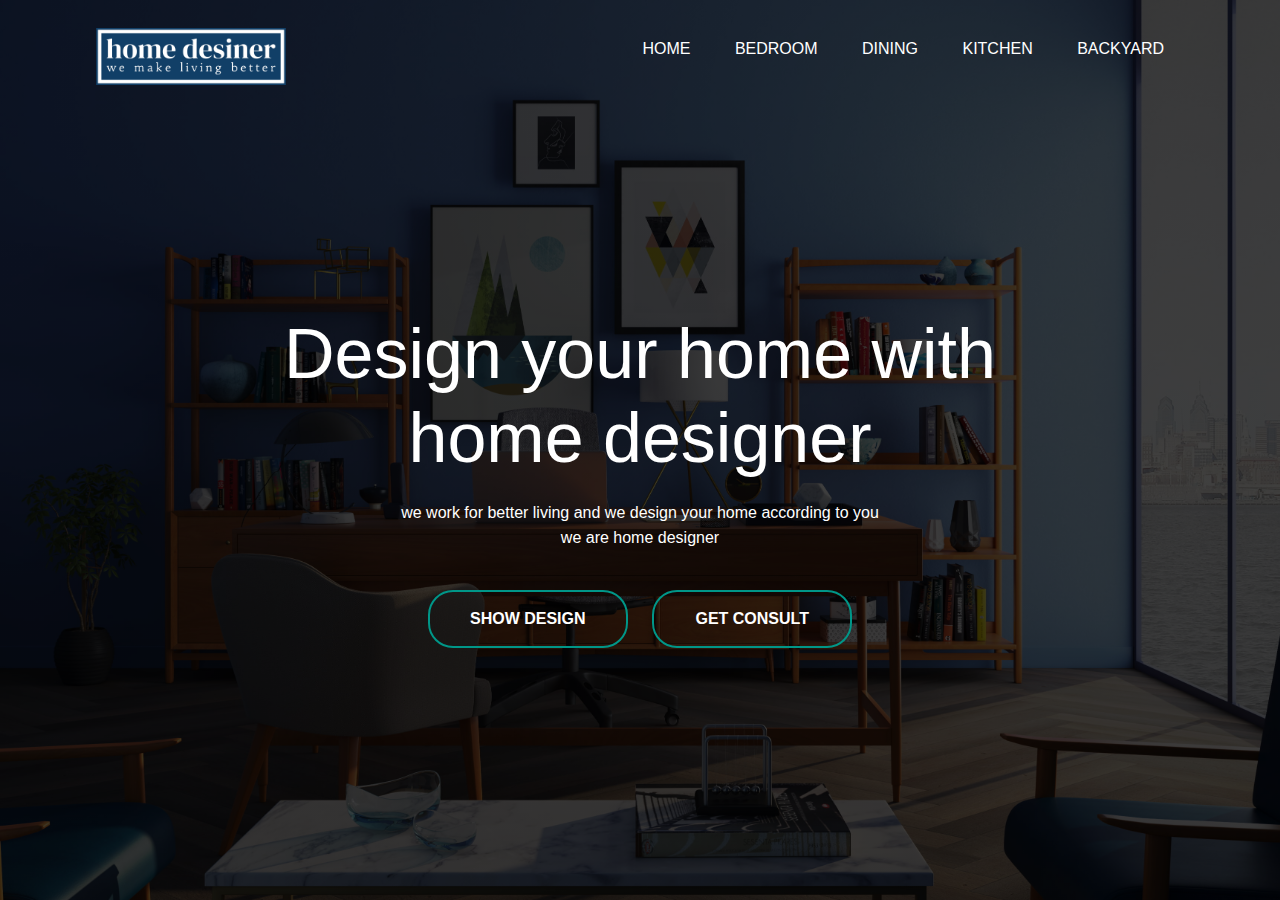
<file: task1-/index.html>
<!DOCTYPE html>
<html lang="en">
<head>
    <meta charset="UTF-8">
    <meta name="viewport" content="width=device-width, initial-scale=1.0">
    <link rel="stylesheet" href="style.css">
    <link rel="stylesheet" href="https://cdn.jsdelivr.net/npm/bootstrap@5.3.2/dist/css/bootstrap.min.css">
    <title>Landing page</title>

</head>
<body>
    <div class="banner">
        <div class="navbar">
            <img src="logo-no-background.png" alt="logo" class="logo">
            <ul>
                <li><a href="#">Home</a></li>
                <li><a href="#">Bedroom </a></li>
                <li><a href="#">Dining</a></li>
                <li><a href="#">Kitchen</a></li>
                <li><a href="#">Backyard</a></li>
            </ul>
        </div>

        <div class="content">
            <h1>Design your home with<br> home designer</h1>
            <p>we work for better living and we design your home
                according to you <br> we are home designer
            </p>
            <div>
                <button class="button"><span class="span"></span> SHOW DESIGN</button>
                <button class="button"><span class="span"></span>GET CONSULT</button>
            </div>
        </div>





    </div>


    
</body>
</html>
</file>
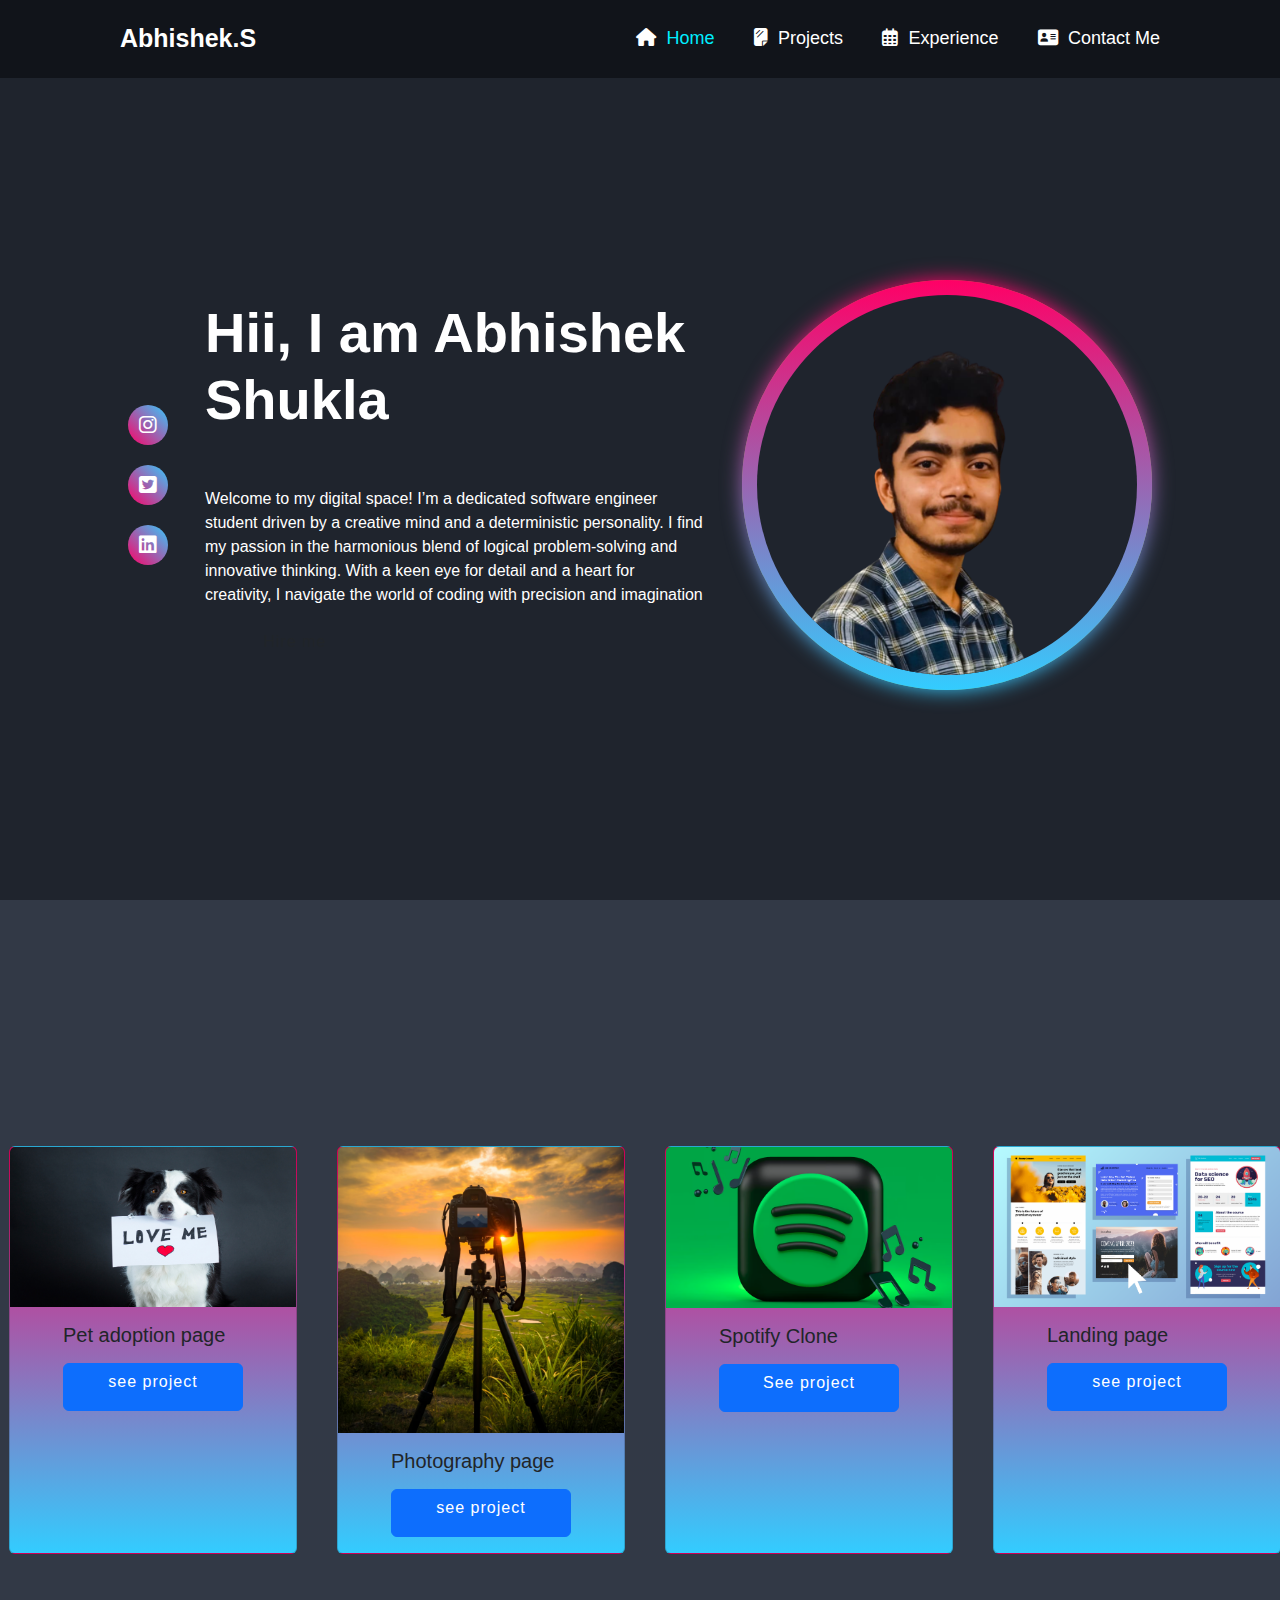
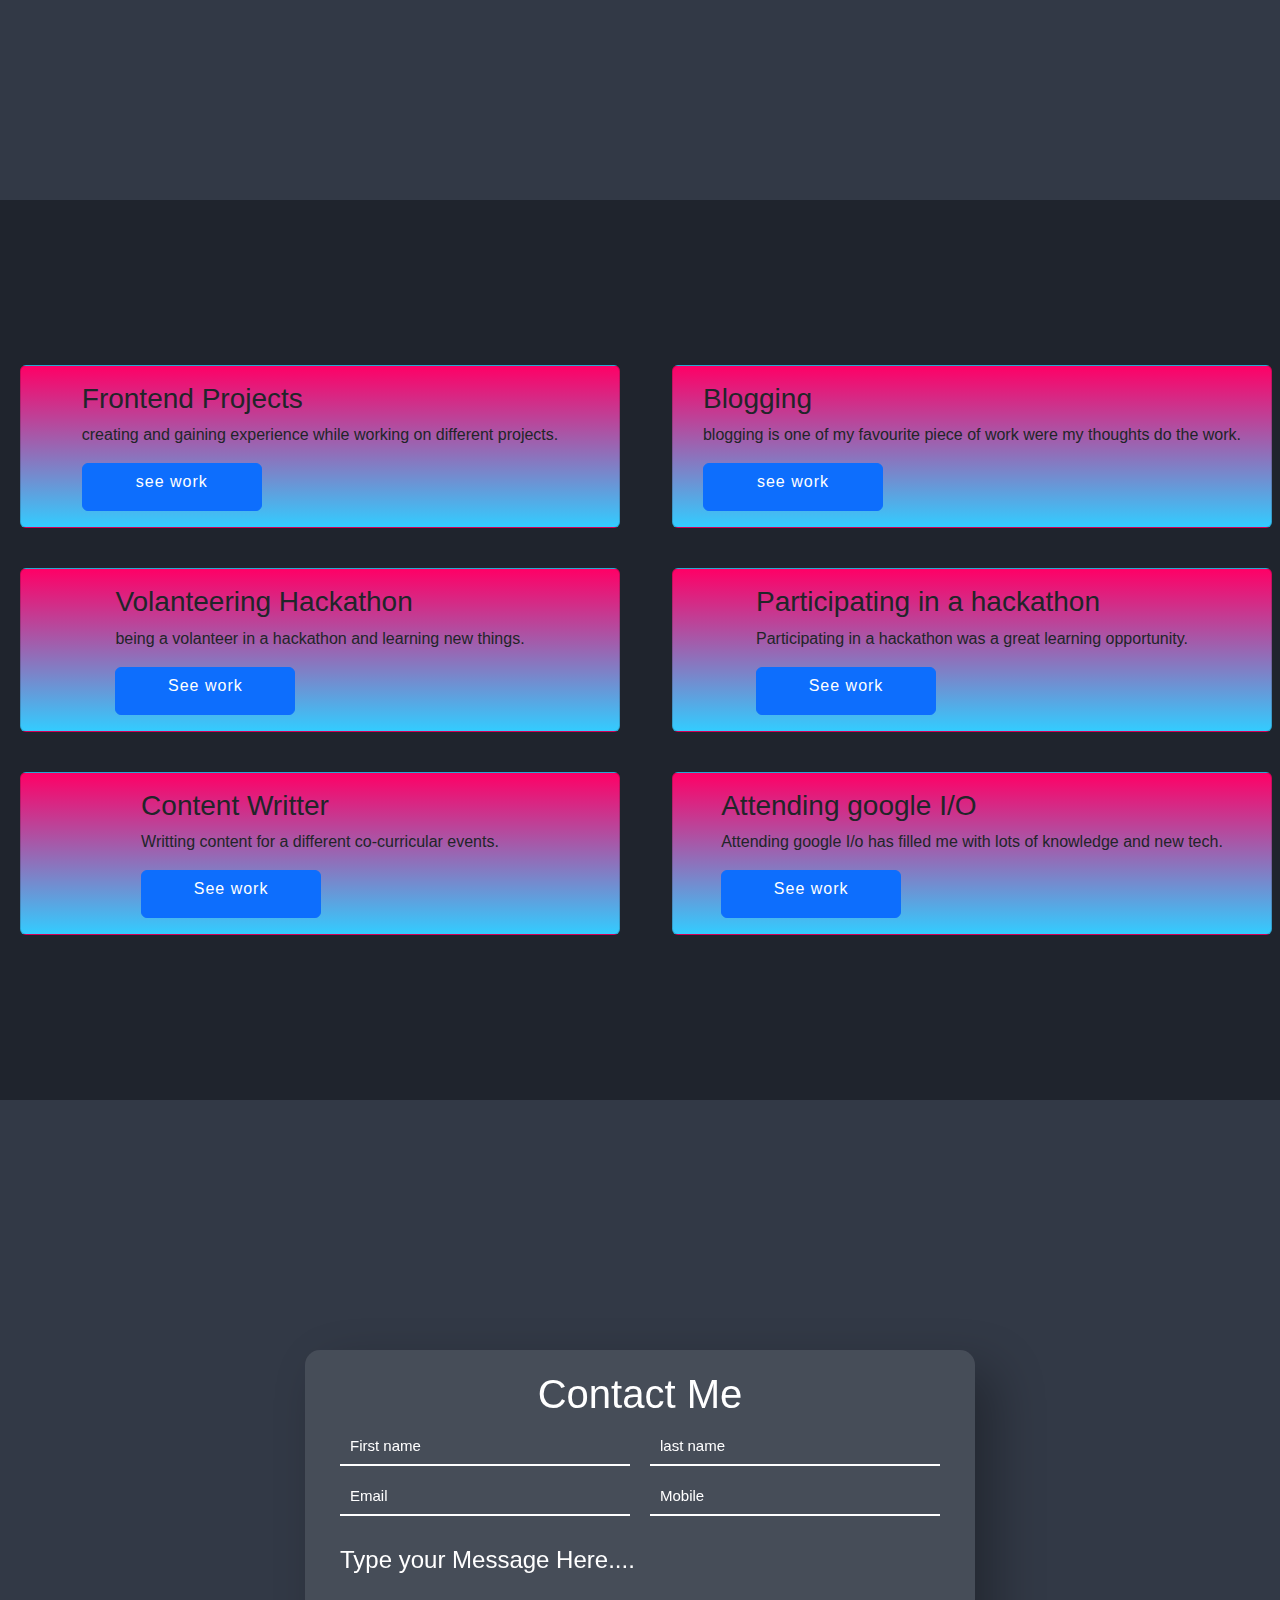
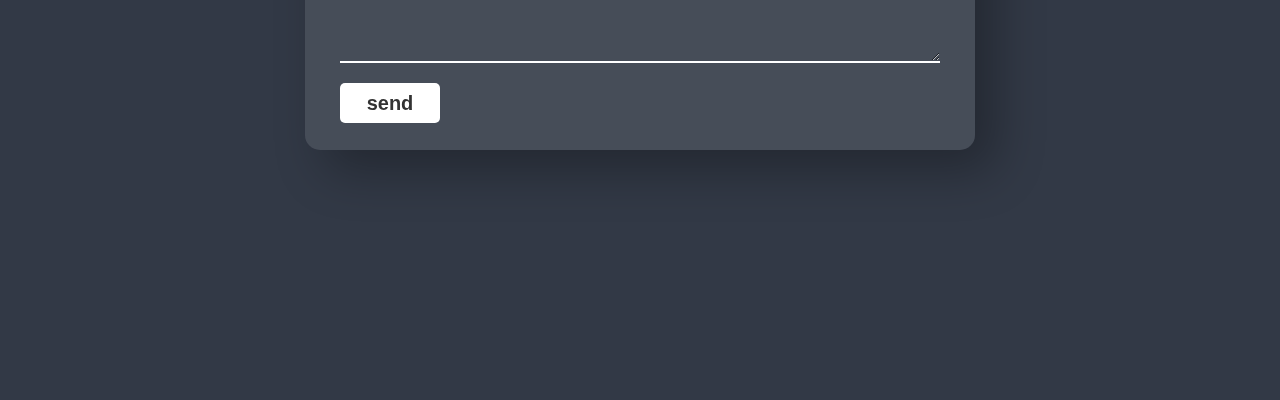
<file: task2-/index.html>
<!DOCTYPE html>
<html lang="en">
<head>
    <meta charset="UTF-8">
    <meta name="viewport" content="width=device-width, initial-scale=1.0">
    <title>portfolio</title>
    <link rel="stylesheet" href="style.css">
    <link rel="stylesheet" href="https://cdnjs.cloudflare.com/ajax/libs/font-awesome/6.4.2/css/all.min.css">
    <link rel="stylesheet" href="https://cdn.jsdelivr.net/npm/bootstrap@5.3.2/dist/css/bootstrap.min.css">
</head>
<body>
    <header>
      <a href="#" class="logo">Abhishek.S</a>

      <nav>
        <span sttyle="white-space : nowrap;"><i class="fa-solid fa-house"></i><a href="#home" class="active">Home</a></span>
        <span sttyle="white-space : nowrap;"><i class="fa-solid fa-sheet-plastic"></i><a href="#projects">Projects</a></span>
        <span sttyle="white-space : nowrap;"><i class="fa-regular fa-calendar-days"></i><a href="#experience">Experience</a></span>
        <span sttyle="white-space : nowrap;"><i class="fa-solid fa-address-card"></i><a href="#contactme">Contact Me</a></span>
      </nav>
    </header>

     <!-- HOME PAGE -->

    <section id="home" class="homee">
      <div class="home-sci">
        <a href="#"><i class="fa-brands fa-instagram"></i></a>
        <a href="#"><i class="fa-brands fa-square-twitter"></i></a>
        <a href="#"><i class="fa-brands fa-linkedin"></i></a>
        
      </div>
      <div class="home-content">
        <h1>Hii, I am Abhishek Shukla</h1>
        <h3>Frontend Developer</h3>
        <p>Welcome to my digital space! I’m  a dedicated software engineer student driven 
          by a creative mind and a deterministic personality. I find my passion in 
          the harmonious blend of logical problem-solving and innovative thinking. 
          With a keen eye for detail and a heart for creativity, I navigate the world
          of coding with precision and imagination
        </p>
        <a href="#" class="btn">Hire me</a>
     
      </div>
      <div class="home-img">
        <div class="glowing-circle">
          <span></span>
          <span></span>
          <div class="image">
            <img src="Abhi.jpeg.png" alt="Abhishek">
          </div>
        </div>
      </div>

    
    </section>

    
    <!-- PROJECT PAGE -->

    <section id="projects">
      <div class="experience">
        <div class="card" style="width: 18rem;">
            <img src="PetAdoptionTips850.jpeg" class="card-img-top" alt="pet adoption">
            <div class="card-body">
              <h5 class="card-title">Pet adoption page</h5>
              <p class="card-text"></p>
              <a href="https://github.com/Abhishek-shukla-5/Project-1-pet-adoption-page-.git" class="btn btn-primary">see project</a>
            </div>
          </div>

          <div class="card" style="width: 18rem;">
            <img src="sun-photo.jpeg" class="card-img-top" alt="phtography">
            <div class="card-body">
              <h5 class="card-title">Photography page</h5>
              <p class="card-text"></p>
              <a href="#" class="btn btn-primary">see project</a>
            </div>
          </div>

          <div class="card" style="width: 18rem;">
            <img src="Spotifymusic.jpeg" class="card-img-top" alt="spotiify clone">
            <div class="card-body">
              <h5 class="card-title">Spotify Clone</h5>
              <p class="card-text"></p>
              <a href="#" class="btn btn-primary">See project</a>
            </div>
          </div>

          <div class="card" style="width: 18rem;">
            <img src="Landing-Page-Examples.jpeg" class="card-img-top" alt="landing page">
            <div class="card-body">
              <h5 class="card-title">Landing page</h5>
              <p class="card-text"></p>
              <a href="#" class="btn btn-primary">see project</a>
            </div>
          </div>
      </div>
   
    </section>

    <!-- Experience -->

    <section id="experience">
      <div class="expi">
          <div class="row">
            <div class="col-sm-6 mb-3 mb-sm-0" >
              <div class="card" class="adjust1">
                <div class="card-body">
                  <h3 class="card-title">Frontend Projects</h3>
                  <p class="card-text">creating and gaining experience while working on different projects.</p>
                  <a href="#" class="btn btn-primary" class="ninja">see work</a>
                </div>
              </div>
            </div>
            <div class="col-sm-6" class="brother">
              <div class="card" class="adjust2">
                <div class="card-body">
                  <h3 class="card-title">Blogging</h3>
                  <p class="card-text">blogging is one of my favourite piece of work were my thoughts do the work.</p>
                  <a href="#" class="btn btn-primary" class="ninja">see work</a>
                </div>
              </div>
            </div>
          </div>
          <div class="row">
            <div class="col-sm-6 mb-3 mb-sm-0">
              <div class="card">
                <div class="card-body">
                  <h3 class="card-title">Volanteering Hackathon</h3>
                  <p class="card-text">being a volanteer in a hackathon and learning new things.</p>
                  <a href="#" class="btn btn-primary">See work</a>
                </div>
              </div>
            </div>
            <div class="col-sm-6">
              <div class="card">
                <div class="card-body">
                  <h3 class="card-title">Participating in a hackathon </h3>
                  <p class="card-text">Participating in a hackathon was a great learning opportunity.</p>
                  <a href="#" class="btn btn-primary">See work</a>
                </div>
              </div>
            </div>
          </div>
          <div class="row">
          <div class="col-sm-6 mb-3 mb-sm-0">
            <div class="card">
              <div class="card-body">
                <h3 class="card-title">Content Writter</h3>
                <p class="card-text">Writting content for a different co-curricular events.</p>
                <a href="#" class="btn btn-primary">See work</a>
              </div>
            </div>
          </div>
          <div class="col-sm-6">
            <div class="card">
              <div class="card-body">
                <h3 class="card-title">Attending google I/O</h3>
                <p class="card-text">Attending google I/o has filled me with lots of knowledge and new tech.</p>
                <a href="#" class="btn btn-primary">See work</a>
              </div>
            </div>
          </div>
        </div>

      </div>
      <!-- <--<div class="skills">
        <h1>My Skills</h1>
        <p>HTML</p>
        <div class="container">
          <div class="skills html">90%</div>
        </div>
        
        <p>CSS</p>
        <div class="container">
          <div class="skills css">80%</div>
        </div>
        
        <p>JavaScript</p>
        <div class="container">
          <div class="skills js">65%</div>
        </div>
        
        <p>c++</p>
        <div class="container">
          <div class="skills php">60%</div>
        </div>
      </div> -->
    </section>

    <!-- contact me page -->




    <section id="contactme" class=>

      <div class="container">
        <form>
          <h1>Contact Me</h1>
          <input type="text" id="firstname" placeholder="First name" required>
          <input type="text" id="lastname" placeholder="last name" required>
          <input type="text" id="email" placeholder="Email" rerquired>
          <input type="text" id="mobile" placeholder="Mobile" required>
          <h4>Type your Message Here....</h4>
          <textarea required></textarea>
          <input type="submit" value="send" id="button">


        </form>
      </div>


    </section>



      
   


     

   

    <script src="script.js"></script>
</body>
</html>
</file>
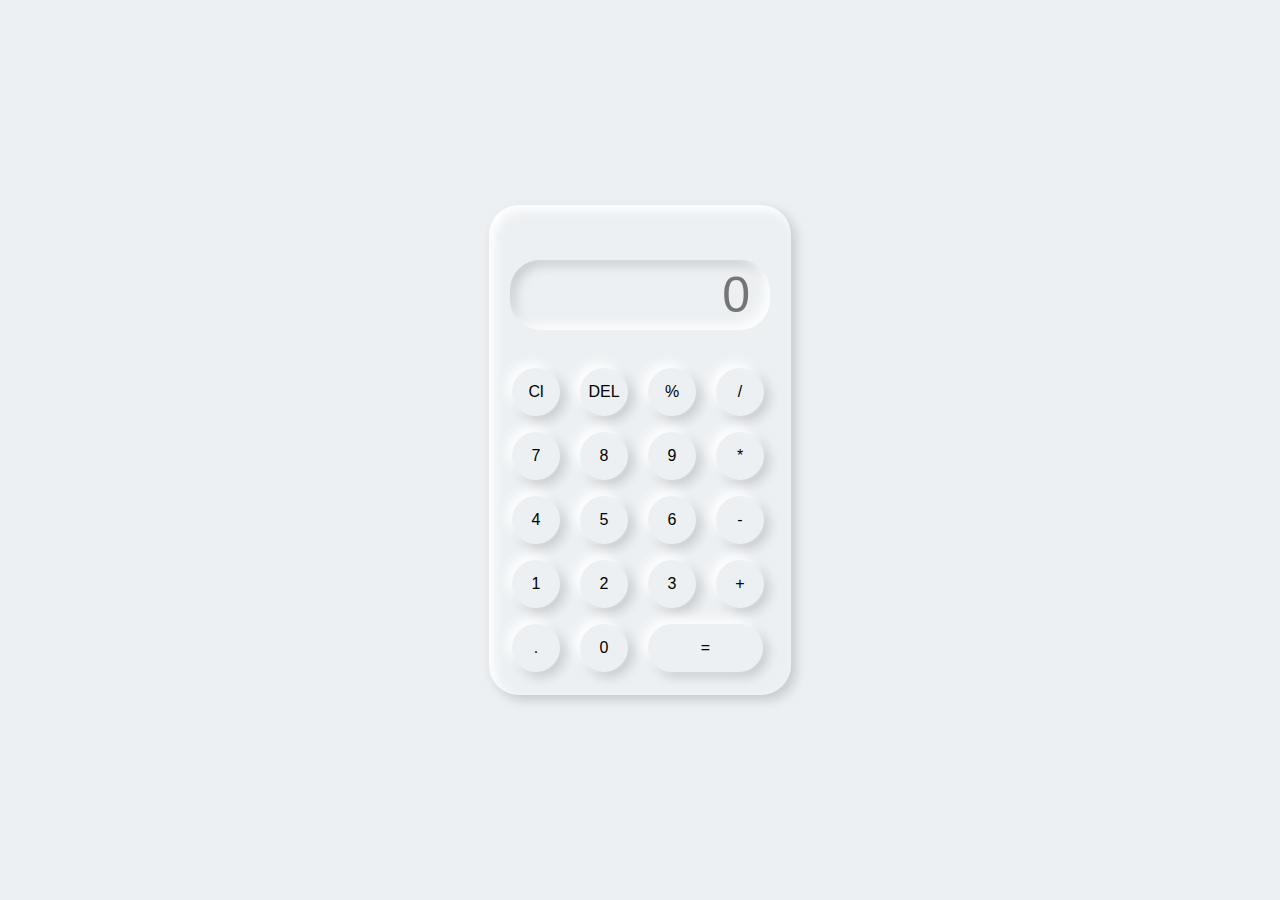
<file: task3-/index.html>
<!DOCTYPE html>
<html lang="en">
<head>
    <meta charset="UTF-8">
    <meta name="viewport" content="width=device-width, initial-scale=1.0">
    <link rel="stylesheet" href="style.css">
    <title>Calculator</title>
</head>
<body>
    <div class="container">
        <div class="calculator">
            <input type="text" placeholder="0" id="output-screen">
            <button onclick="clear()">Cl</button>
            <button onclick="del()">DEL</button>
            <button onclick="display('%')">%</button>
            <button onclick="display('/')">/</button>
            <button onclick="display('7')">7</button>
            <button onclick="display('8')">8</button>
            <button onclick="display('9')">9</button>
            <button onclick="display('*')">*</button>
            <button onclick="display('4')">4</button>
            <button onclick="display('5')">5</button>
            <button onclick="display('6')">6</button>
            <button onclick="display('-')">-</button>
            <button onclick="display('1')">1</button>
            <button onclick="display('2')">2</button>
            <button onclick="display('3')">3</button>
            <button onclick="display('+')">+</button>
            <button onclick="display('.')">.</button>
            <button onclick="display('0')">0</button>
            <button onclick="Calculate()" class="equal">=</button>


        </div>
    </div>

   
    <script
    src="app.js">
       
    </script>
</body>
</html>
</file>
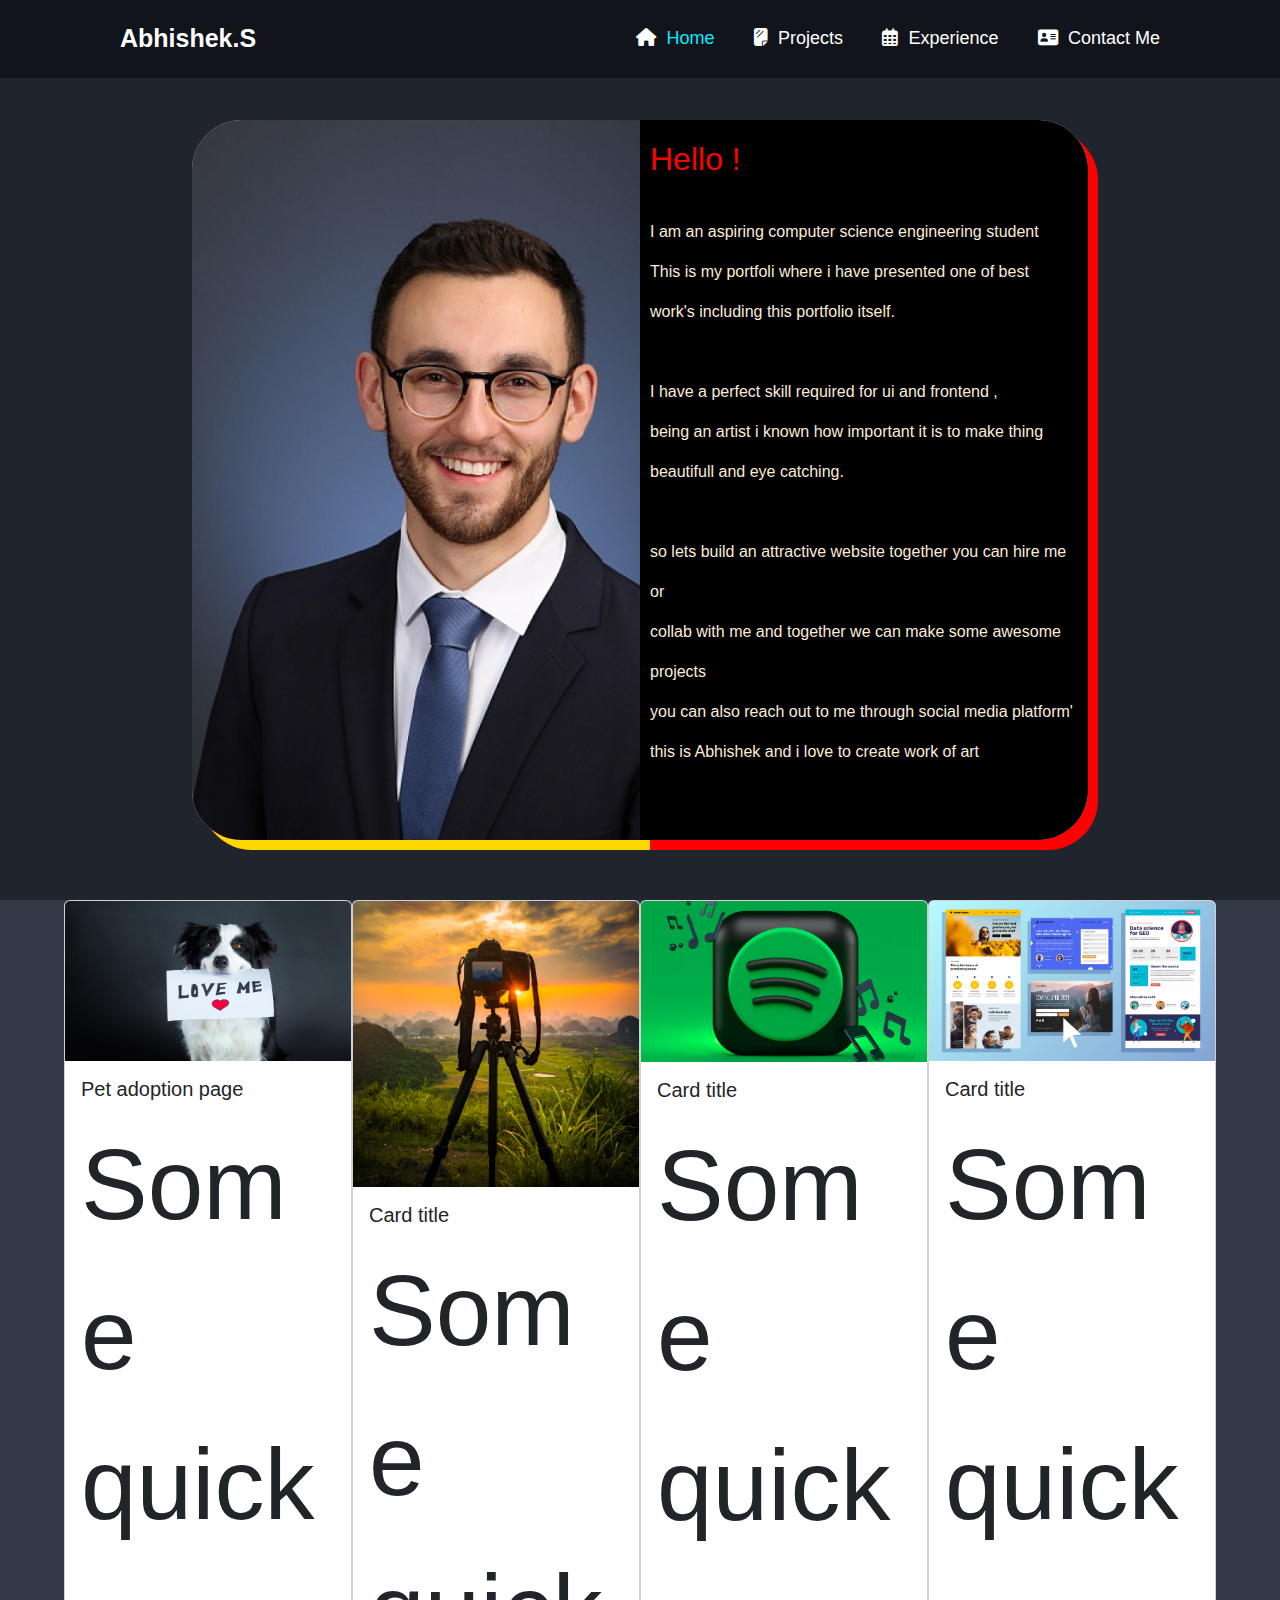
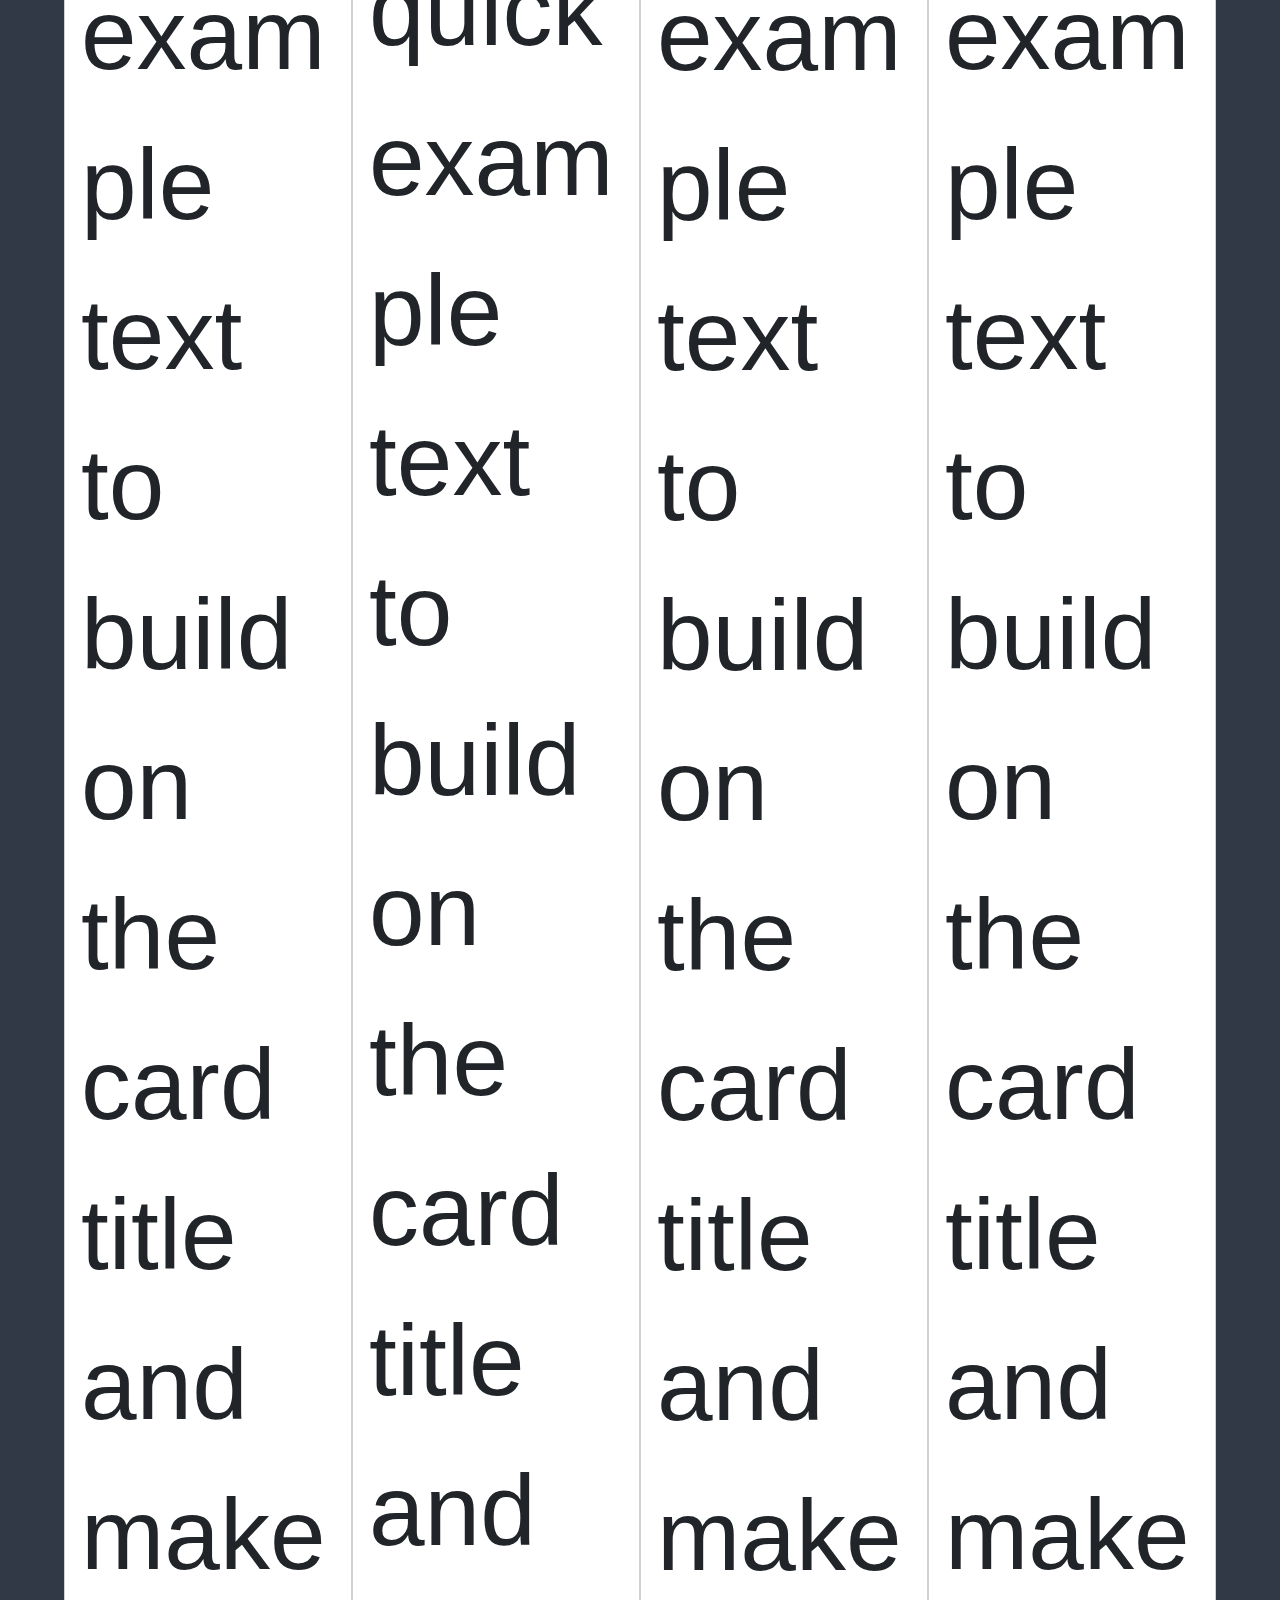
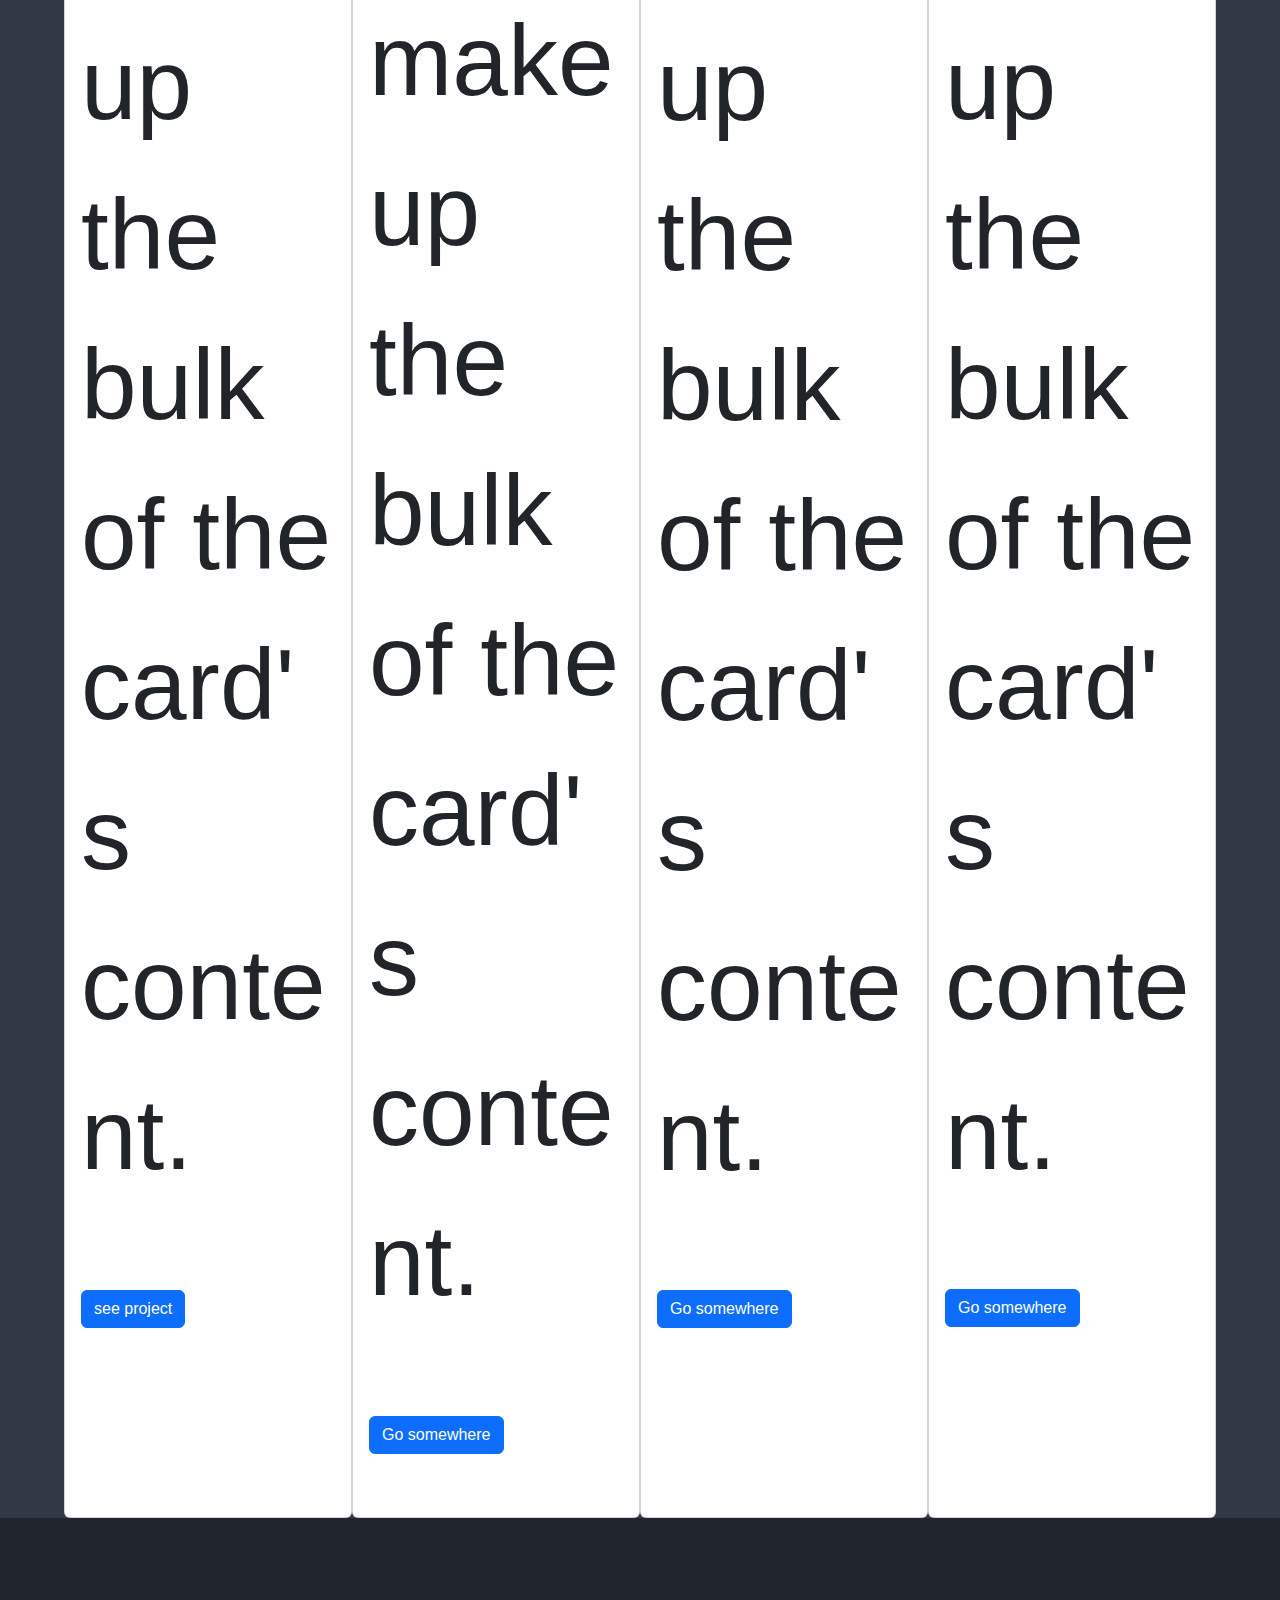
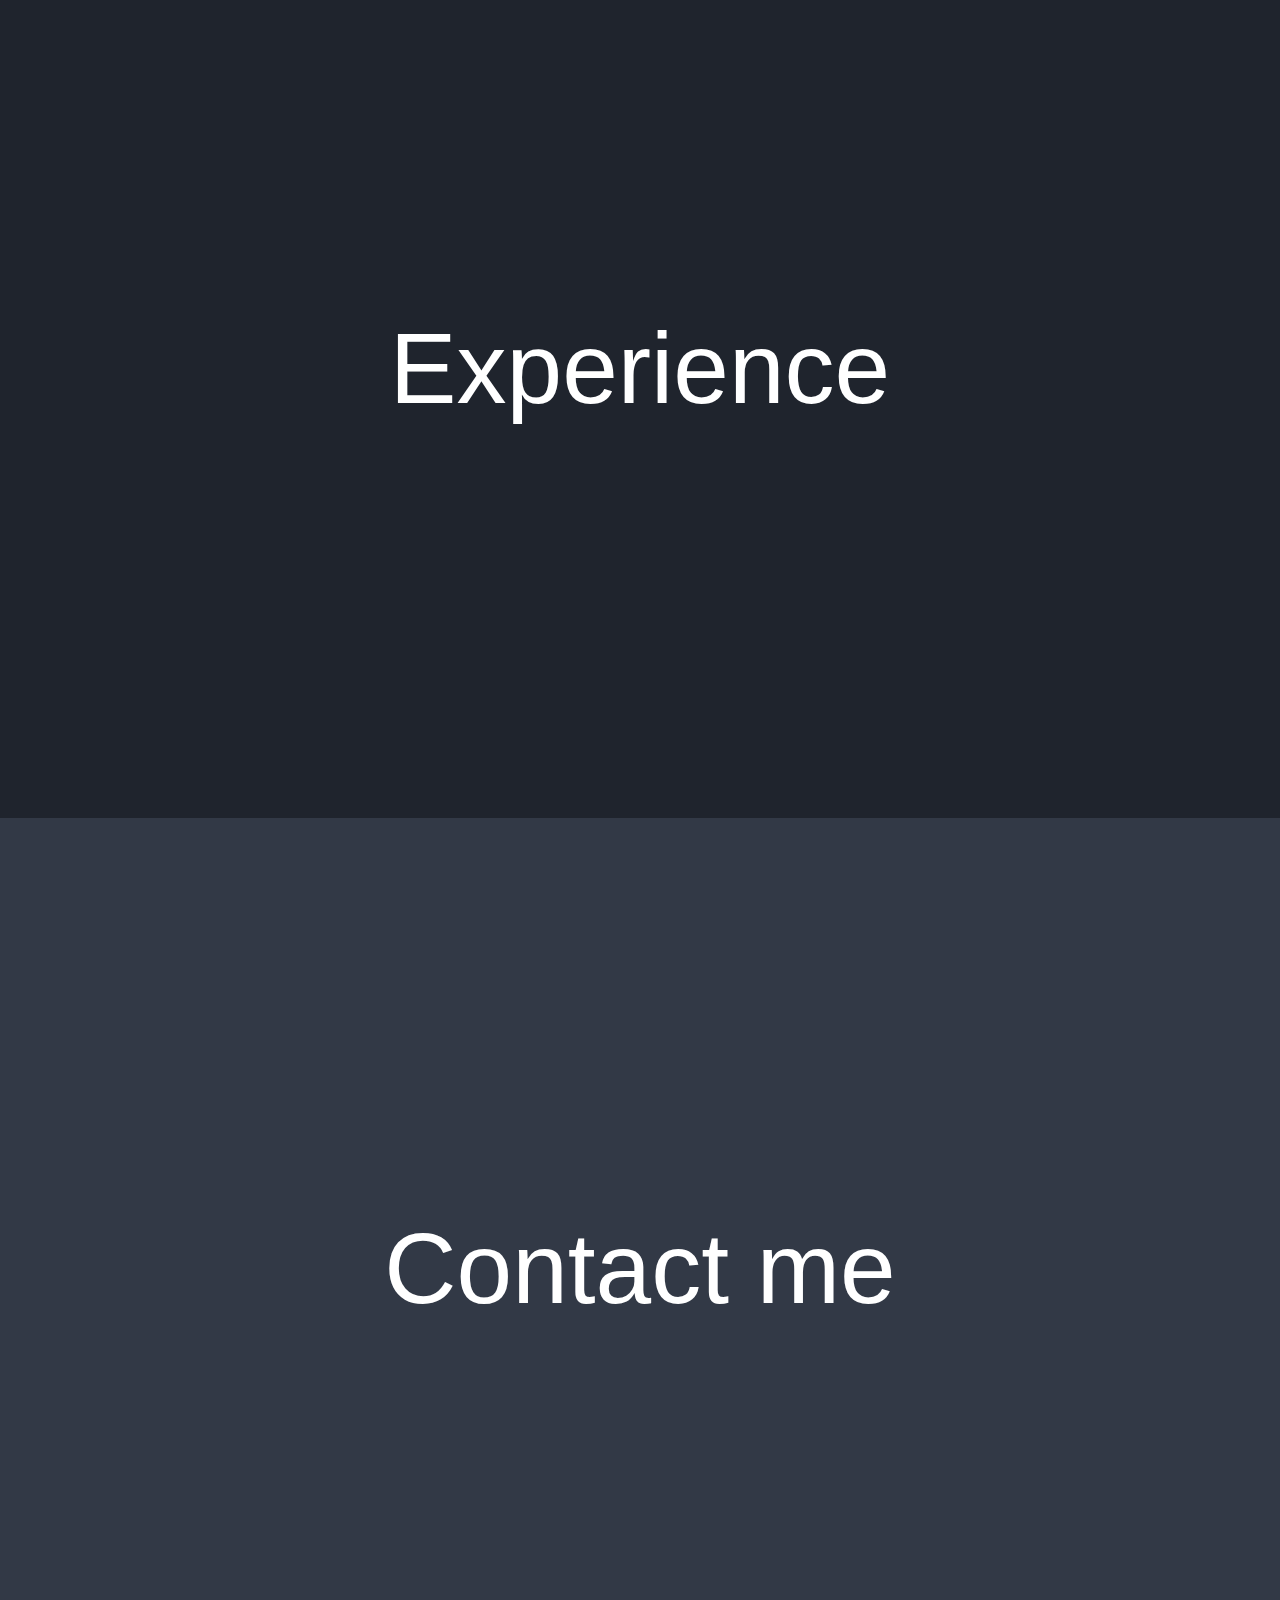
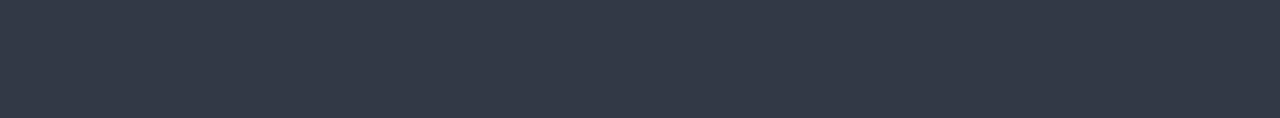
<file: task2-/portfolio.html>
<!DOCTYPE html>
<html lang="en">
<head>
    <meta charset="UTF-8">
    <meta name="viewport" content="width=device-width, initial-scale=1.0">
    <title>portfolio</title>
    <link rel="stylesheet" href="portfolio.css">
    <link rel="stylesheet" href="https://cdnjs.cloudflare.com/ajax/libs/font-awesome/6.4.2/css/all.min.css">
    <link rel="stylesheet" href="https://cdn.jsdelivr.net/npm/bootstrap@5.3.2/dist/css/bootstrap.min.css">
</head>
<body>
    <header>
      <a href="#" class="logo">Abhishek.S</a>

      <nav>
        <span sttyle="white-space : nowrap;"><i class="fa-solid fa-house"></i><a href="#home" class="active">Home</a></span>
        <span sttyle="white-space : nowrap;"><i class="fa-solid fa-sheet-plastic"></i><a href="#projects">Projects</a></span>
        <span sttyle="white-space : nowrap;"><i class="fa-regular fa-calendar-days"></i><a href="#experience">Experience</a></span>
        <span sttyle="white-space : nowrap;"><i class="fa-solid fa-address-card"></i><a href="#contactme">Contact Me</a></span>
      </nav>
    </header>

     <!-- HOME PAGE -->

    <section id="home">
      <div class="main">
        <div class="img1"></div>
        <div class="info_main"><h2>Hello !</h2><p>I am an aspiring computer science engineering student<br>
        This is my portfoli where i have presented one of best work's including this portfolio itself.<br><br>
        I have a perfect skill required for ui and frontend , <br> being an artist i known how important it is to make thing beautifull and eye catching.
       <br><br>so lets build an attractive website together you can hire me or<br> collab with me and together we can make some awesome projects <br>
       you can also reach out to me through social media platform'<br>
       this is Abhishek and i love to create work of art</p></div>
    </div>
    </section>

    
    <!-- PROJECT PAGE -->

    <section id="projects">
      <div class="experience">
        <div class="card" style="width: 18rem;">
            <img src="PetAdoptionTips850.jpeg" class="card-img-top" alt="pet adoption">
            <div class="card-body">
              <h5 class="card-title">Pet adoption page</h5>
              <p class="card-text">Some quick example text to build on the card title and make up the bulk of the card's content.</p>
              <a href="https://github.com/Abhishek-shukla-5/Project-1-pet-adoption-page-.git" class="btn btn-primary">see project</a>
            </div>
          </div>

          <div class="card" style="width: 18rem;">
            <img src="sun-photo.jpeg" class="card-img-top" alt="phtography">
            <div class="card-body">
              <h5 class="card-title">Card title</h5>
              <p class="card-text">Some quick example text to build on the card title and make up the bulk of the card's content.</p>
              <a href="#" class="btn btn-primary">Go somewhere</a>
            </div>
          </div>

          <div class="card" style="width: 18rem;">
            <img src="Spotifymusic.jpeg" class="card-img-top" alt="spotiify clone">
            <div class="card-body">
              <h5 class="card-title">Card title</h5>
              <p class="card-text">Some quick example text to build on the card title and make up the bulk of the card's content.</p>
              <a href="#" class="btn btn-primary">Go somewhere</a>
            </div>
          </div>

          <div class="card" style="width: 18rem;">
            <img src="Landing-Page-Examples.jpeg" class="card-img-top" alt="landing page">
            <div class="card-body">
              <h5 class="card-title">Card title</h5>
              <p class="card-text">Some quick example text to build on the card title and make up the bulk of the card's content.</p>
              <a href="#" class="btn btn-primary">Go somewhere</a>
            </div>
          </div>
    </div> 
    </section>
    <section id="experience">Experience</section>
    <section id="contactme">Contact me</section>

     

   

    <script src="script.js"></script>
</body>
</html>
</file>
<file: task1-/style.css>
*{
    margin:0;
    padding:0;
    font-family: sans-serif;
}

.banner {
    width: 100%;
    height: 100vh;
    background-image: linear-gradient(rgba(0,0,0,0.75),rgba(0,0,0,0.75)),url("hd.jpeg.jpg");
    background-size: cover;
}

.navbar {
    width: 85%;
    margin: auto;
    padding: 15px 0;
    display: flex;
    flex-direction: row;
    align-items: center;
    justify-content: space-between;
    position: relative;
    top: 20px;
}

.logo
{
    width: 190px;
    cursor: pointer;
}

.navbar ul li {
    list-style: none;
    display: inline-block;
    margin: 0 20px;
    position: relative;
    position: relative;
}

.navbar ul li a {
    text-decoration: none;
    color: #fff;
    text-transform: uppercase;
}

.navbar ul li::after {
    content: '';
    height: 3px;
    width: 0;
    background: #009688;
    position: absolute;
    left: 0;
    bottom: -10px;
    transition: 0.5s;
   
}

.navbar ul li:hover::after {
    width: 100%;
}

.content {
    width: 100%;
    position: absolute;
    top: 50%;
    transform: translateY(-50%);
    text-align: center;
    color: white;
}

.content h1 {
    font-size: 70px;
    margin-top: 80px;
}

.content p {
    margin: 20px auto;
    font-weight: 100;
    line-height: 25px;
}

.button {
    width: 200px;
    padding: 15px 0;
    text-align: center;
    margin: 20px 10px;
    border-radius: 25px;
    font-weight: bold;
    border:2px solid #009688;
    background: transparent;
    color: #fff;
    cursor: pointer;
    position: relative;
    overflow: hidden;
    z-index: 0;
}

span {
    background:transparent;
    height: 100%;
    width: 100%;
    border-radius: 25px;
    position: absolute;
    left: 0;
    bottom: 0;
    z-index: -1;
    transform: 0.5s;
    
}

button:hover span {
    width: 100%;
    transform: 0.5s;
}

button:hover {
   border: none;
   background-color: #009688;

}
</file>
<file: task2-/style.css>
*{
    margin: 0px;
    padding: 0px;
    box-sizing: border-box;
    scroll-behavior: smoothy;
    font-family: 'Poppins' ,sans-serif;

}

header {
    position: fixed;
    top: 0;
    left: 0;
    width: 100%;
    padding: 20px 120px;
    background-color: #11141a;
    display: flex;
    justify-content: space-between;
    align-items: center;
    z-index: 100;
}
.logo {
    text-decoration: none;
    color: white;
    font-size: 25px;
    font-weight: 600;
}

nav span {
    text-decoration: none;
    font-size: 18px;
    color: #fff;
    font-weight: 500;
    margin-left: 35px;
    transition: 0.3s;
    text-decoration: none;
}

nav span a {
    text-decoration: none;
    color: white;
   
}
nav i {
    margin-right: 10px;
}

nav span.active,
nav a.active,nav span:hover{
    color: #0ef;


}

nav span:hover,nav span a:hover {
    color: #0ef;
}

section {
    min-height: 100vh;
    display:flex;
    justify-content: center;
    align-items: center;
    background-color: #1f242d;
   
    color: white;
}
section:nth-child(odd){
    background-color: #323946;
}

#home{
    width: 100%;
    height: 100vh;
    display: flex;
    align-items: center;
    padding: 70px 10% 0;
    justify-content: space-between;

}

.home-content {
    max-width: 500px;
  

}

.home-content h1 {
    font-size:56px;
    font-weight: 700;
    animation: slideRight 1s ease forwards;

}
.home-content h3 {
    font-size:32px;
    font-weight: 700;
    line-height: 1.2;
    opacity: 0;
    animation: slideRight 1s ease forwards;
    animation-delay: .7s;


}
.home-content p {
    font-size:16px;
}

.btn {
    display: inline-flex;
    width: 180px;
    height: 48px;
    background-color: yellowgreen;
    font-size: 19px;
    color: #fff;
    border-radius: 40px;
    text-decoration: none;
    font-weight: 600;
    letter-spacing: 1px;
    

}
.btn::before {
    content: '';
    position: absolute;
    top: 0;
    left: 0;
    inset:0;
    background: linear-gradient(45deg , #f06,#3cf ,#f06);
    z-index: -1;
    border-radius: 40px;
    background-size: 200%;

}
.btn::after {
    content: '';
    position: absolute;
    top: 0;
    left: 0;
    inset:0;
    background: linear-gradient(45deg , #f06,#3cf ,#f06);
    background-position: 0 0;
    z-index: -1;
    border-radius: 40px;
    background-size: 200%;
    transition: .5s ease;

}
.btn:hover::after {
    background-position: 100% 0;
 
}

.home-sci a {
    position: relative;
    display: flex;
    justify-content: center;
    align-items: center;
    width: 40px;
    height: 40px;
    background:linear-gradient(45deg,#f06,#3cf) ;
    border-radius: 50%;
    font-size: 20px;
    color: #fff;
    text-decoration: none;
    margin: 20px 0;
    z-index: 1;

}

.home-img{
    width: 410px;
    height: 410px;
    animation:  floatImage 4s ease-in-out infinite;
    animation-delay: 2.1s 3.1s;
    
}
.home-img .glowing-circle {
    position: relative;
    width: 100%;
    height: 100%;
    background: yellowgreen;
    border-radius: 50%;
    display: flex;
    justify-content: center;
    align-items: center;
}

.home-img .glowing-circle::after {
    content: '';
    position: absolute;
    width: 380px;
    height: 380px;
    background: #1f242d;
    border-radius: 50%;
}

.glowing-circle .image {
    position: relative;
    width: 380px;
    height: 380px;
    border-radius: 50%;
    z-index: 1;
    overflow: hidden;
}

.image img{
    position: absolute;
    top: 30px;
    left: 50%;
    transform: translateX(-50%);
    max-width: 350px;
    object-fit: cover;


}
.glowing-circle span {
    position: absolute;
    width: 100%;
    height: 100%;
    background: linear-gradient(#f06 ,#3cf);
    border-radius:50% ;
}

.glowing-circle span:nth-child(1){
    filter: blur(10px);
}

@keyframes slideRight{
    0% {
       opacity:0;
       transform: translateX(-100px);
    }
    100% {
        opacity: 1;
       transform: translateX(0);
       }


}

@keyframes floatImage{
    0% {
        transform: translatey(0);
     }
    50% {
        transform: translatey(-24px);
    }
    100%{
        transform: translateY(0);
    }
        

}
   
.experience{
    display: flex;
    flex-direction: row;
    justify-content: center;
    justify-content: space-around;
    margin-left: 10px;
    border-radius: 50px;
   
  
}
.card{
    margin-left:50px;
    align-items: center;
    background: linear-gradient(#f06 ,#3cf);
    
    
    
    
}

.card-body {
    padding: 0px 0px;
    opacity: 1;
}
h5{
    font-weight: 600;
}
 


/* .container {
  width: 100%; 
  background-color: #ddd; 
  display: flex;
  flex-direction: row;
  justify-content: flex-start;
}

.skills {
  text-align: left;
  padding-top: 10px;
  padding-bottom: 10px; /* Add bottom padding */
  /* color: white; White text color */
  /* justify-content: flex-start;
} */
/* 
.html {width: 90%; background-color: #4CAF50;} 
.css {width: 80%; background-color: #2196F3;}
.js {width: 65%; background-color: #f44336;} 
.php {width: 60%; background-color: #808080;}  */ 

.expi {
    display: flex;
    flex-wrap: wrap;
    justify-content: center;
   
}

.card {
    height: 100px;
    width: 600px;
    margin: 20px;
    margin-bottom: 20px;
}

.container{
    min-height: 100vh;
    display: flex;
    justify-content: center;
    align-items: center;
}
.container form {
    width: 670px;
    height: 400px;
    display: flex;
    justify-content: center;
    box-shadow: 20px 20px 50px rgba(0,0,0,0.3);
    border-radius: 15px;
    background: rgba(255,255,255,0.1);
    backdrop-filter: blur(10px);
    flex-wrap: wrap;

}
.container form h1 {
    color: #fff;
    font-weight: 500;
    margin-top: 20px;
    width: 500px;
    text-align: center;
}
.container form input {
    width: 290px;
    height: 40px;
    padding-left: 10px;
    outline: none;
    border: none;
    font-size: 15px;
    margin-bottom: 10px;
    background: none;
    border-bottom: 2px solid #fff;
}

.container form input::placeholder {
    color: white;

}
.container form #lastname,
.container form #mobile{
    margin-left: 20px;
}

.container form h4 {
    color: #fff;
    font-weight: 300;
    width: 600px;
    margin-top: 20px;
}

.container form textarea {
    background:none;
    border: none;
    border-bottom: 2px solid white;
    color: white;
    font-weight: 200;
    font-size: 15px;
    padding: 10px;
    outline: none;
    min-width: 600px;
    max-width: 600px;
    min-height: 80px;
    max-height: 80px;
}

textarea::-webkit-scrollbar {
    width: 1rem;
}
textarea::-webkit-scrollbar-thumb {
    background-color: rgba(194,194,194,0.713);
}

.container form #button {
    border: none;
    background: white;
    border-radius: 5px;
    margin-top: 20px;
    font-weight: 600;
    font-size: 20px;
    color:#333;
    width: 100px;
    padding: 0;
    margin-right: 500px;
    margin-bottom: 30px;
    transition: 0.3s;

}
.container form #button:hover{
    opacity: 0.7;
}
</file>
<file: task3-/style.css>
*{
    margin: 0;
    padding: 0;
    box-sizing: border-box;
    background: #ecf0f3;
    font-family: sans-serif;
    outline: none;
}

.container {
    height: 100vh;
    display: flex;
    justify-content: center;
    align-items: center;
}

.calculator{
    background-color: #ecf0f3;
    padding: 15px;
    border-radius: 30px;
    box-shadow: inset 5px 5px 12px #fff,
                      5px 5px 12px rgba(0,0,0,.16);
    display: grid;
    grid-template-columns: repeat(4,68px);
}

input {
    grid-column: span 4;
    height: 70px;
    width: 260px;
    background-color: #ecf0f3;
    box-shadow: inset -5px -5px 12px #fff,
                inset  5px 5px 12px rgba(0,0,0,.16);
    border: none;
    border-radius: 30px;
    color: rgba(70,70,70);
    font-size: 50px;
    text-align: end;
    margin: auto;
    margin-top: 40px;
    margin-bottom: 30px;
    padding: 20px;
}

button{
    height: 48px;
    width: 48px;
    background-color: #ecf0f3;
    box-shadow: -5px -5px 12px #ffffff,
                  5px 5px 12px rgba(0,0,0,.16);
    border: none;
    border-radius: 50%;
    margin: 8px;
    font-size: 16px;
}

.equal {
    width: 115px;
    border-radius: 40px;
    background-color: #ecf0f3;
    box-shadow: -5px -5px 12px #ffffff,
                   5px 5px 12px rgba(0,0,0,.16)
}
</file>
<file: task2-/portfolio.css>
*{
    margin: 0px;
    padding: 0px;
    box-sizing: border-box;
    scroll-behavior: smoothy;
    font-family: 'Poppins' ,sans-serif;

}

header {
    position: fixed;
    top: 0;
    left: 0;
    width: 100%;
    padding: 20px 120px;
    background-color: #11141a;
    display: flex;
    justify-content: space-between;
    align-items: center;
    z-index: 100;
}
.logo {
    text-decoration: none;
    color: white;
    font-size: 25px;
    font-weight: 600;
}

nav span {
    text-decoration: none;
    font-size: 18px;
    color: #fff;
    font-weight: 500;
    margin-left: 35px;
    transition: 0.3s;
    text-decoration: none;
}

nav span a {
    text-decoration: none;
    color: white;
   
}
nav i {
    margin-right: 10px;
}

nav span.active,
nav a.active,nav span:hover{
    color: #0ef;


}

nav span:hover,nav span a:hover {
    color: #0ef;
}

section {
    min-height: 100vh;
    display:flex;
    justify-content: center;
    align-items: center;
    background-color: #1f242d;
    font-size: 100px;
    color: white;
}
section:nth-child(odd){
    background-color: #323946;
}

.container {
    margin: auto;
    padding: 0px;
    height: 100%;
    width: 100%;
    display: flex;
    justify-content: space-between;
    padding-top: 0%;
    position: relative;
    bottom: 10px;
    background-color:transparent;
    backdrop-filter: 100px;
    top: 10px;
    /* background-color: yellow; */
    /* padding: 15px 50px;
    overflow: hidden; */
    background-color: black;
}

.name{
    margin-left: 10px;
    color:whitesmoke ;
}

.container ul li {
    list-style: none;
    display: inline-block;
    text-align: center;
    margin-right: 50px;
    font-size: larger;
    color: white;
    padding-top: 10px;
    transform: 0.5s ;
}

.container ul li a{
    text-decoration: none;
    color:whitesmoke;
    font-weight: 400;
}

.container ul li :hover,
.container ul li.active{
    color:gold;
    cursor: pointer;
    transition: 0.5s;
}

.container ul li i {
    margin-right: 8px;
}

.main{
    margin-top: 35px;
    background-color: pink;
    height: 80vh;
    width: 70%;
    margin: 0 auto;
    margin-top: 60px;
    display: flex;
    border-radius:50px;
    
    box-shadow: 10px 10px red;
    display: flex;
    

}

.img1{
   
  
    background-image: url("img.jpeg");
    background-size: cover;
    
    width: 50%;
    border-bottom-left-radius: 50px;
    border-top-left-radius:50px ;
    box-shadow: 10px 10px gold;
    
    
 


}
.info_main{
    width: 50%;
    background-color:black;
    cursor: pointer;
    border-top-right-radius: 50px;
    border-bottom-right-radius: 50px;
}
.info_main p{
    text-align: left;
    line-height: 40px;
    padding: 20px 10px 40px 10px;
    color: antiquewhite;
    font-size: medium;
}

.info_main h2 {
    text-align: left;
    padding: 20px 0px 6px 10px;
    color: red;
}

.experience{
    display: inline-block;
    display: flex;
    justify-content: center;
    justify-content: space-evenly;
    align-content: center;
}
</file>
